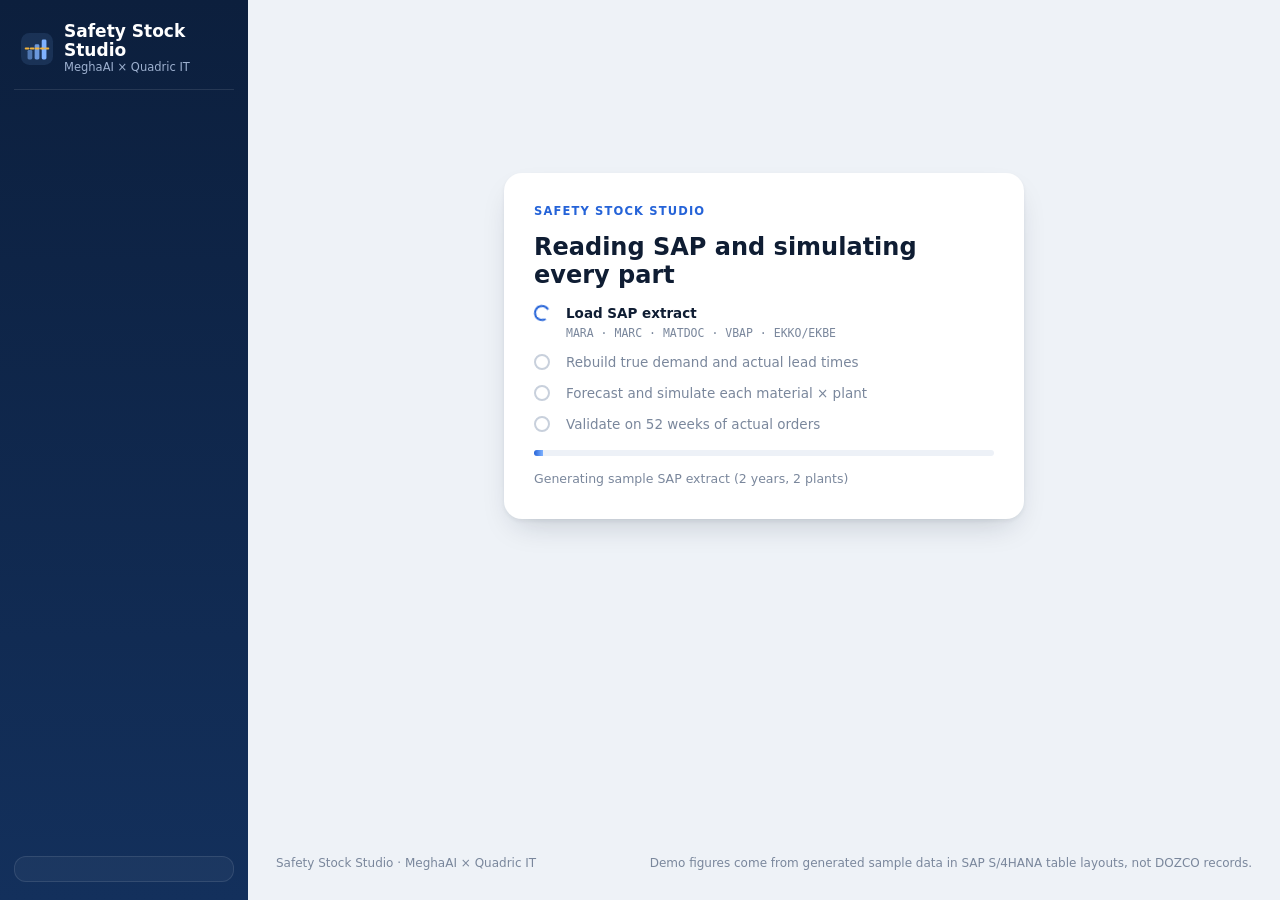
<file: index.html>
<!doctype html>
<html lang="en">
<head>
<meta charset="utf-8">
<title>Safety Stock Studio</title>
<meta name="viewport" content="width=device-width, initial-scale=1">
<meta http-equiv="refresh" content="0; url=app/">
<link rel="canonical" href="app/">
</head>
<body style="font-family:system-ui,sans-serif;padding:24px">
<p>Opening Safety Stock Studio… If nothing happens, <a href="app/">open the demo</a>.</p>
</body>
</html>
</file>
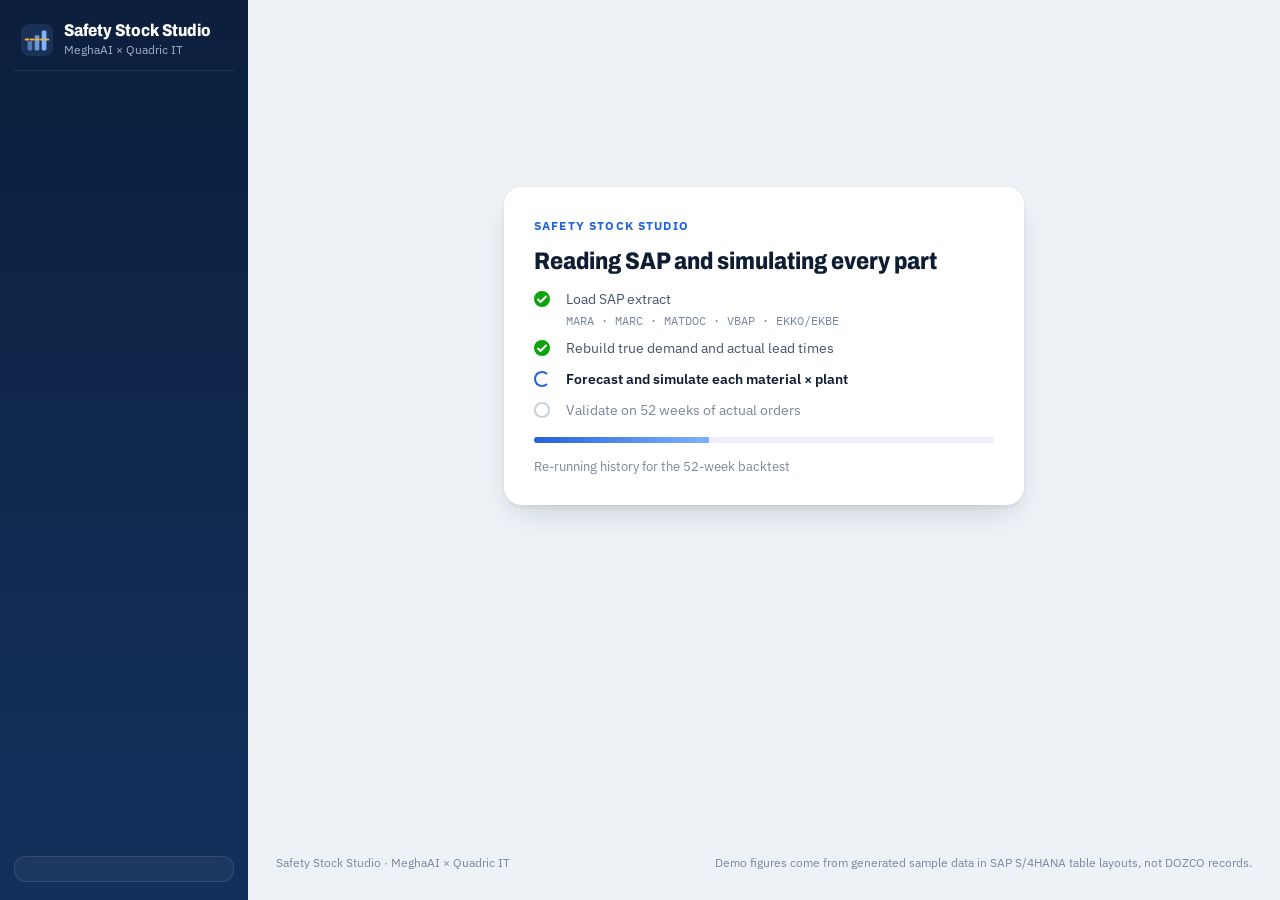
<file: app/index.html>
<!doctype html>
<html lang="en">
<head>
<meta charset="utf-8">
<meta name="viewport" content="width=device-width, initial-scale=1, viewport-fit=cover">
<title>Safety Stock Studio</title>
<meta name="description" content="AI safety-stock optimisation on SAP S/4HANA data: true demand, measured lead times, seasonal reorder points, digital-twin simulation and budget optimisation, validated on history.">
<link rel="preconnect" href="https://fonts.googleapis.com">
<link rel="preconnect" href="https://fonts.gstatic.com" crossorigin>
<link rel="stylesheet" href="https://fonts.googleapis.com/css2?family=Archivo:wdth,wght@87,500;87,600;87,700;87,800&family=IBM+Plex+Sans:wght@400;500;600&family=IBM+Plex+Mono:wght@400;500&display=swap">
<link rel="stylesheet" href="css/app.css">
</head>
<body>
<div class="shell">
  <aside class="side" aria-label="Main">
    <div class="side-brand">
      <svg class="logo" viewBox="0 0 36 36" width="34" height="34" aria-hidden="true">
        <rect x="1" y="1" width="34" height="34" rx="9" fill="currentColor" opacity=".12"/>
        <rect x="8" y="19" width="5" height="10" rx="1.5" fill="currentColor" opacity=".55"/>
        <rect x="15.5" y="13" width="5" height="16" rx="1.5" fill="currentColor" opacity=".8"/>
        <rect x="23" y="8" width="5" height="21" rx="1.5" fill="currentColor"/>
        <path d="M6 17.5h24" stroke="#f2b33d" stroke-width="2" stroke-dasharray="3 2.4" stroke-linecap="round"/>
      </svg>
      <div>
        <div class="side-name">Safety Stock Studio</div>
        <div class="side-by">MeghaAI × Quadric IT</div>
      </div>
    </div>
    <nav class="nav" id="nav"></nav>
    <div class="side-data" id="side-data"></div>
  </aside>

  <div class="main-col">
    <header class="pagehead" id="pagehead" hidden>
      <div class="pagehead-title">
        <div class="crumb" id="crumb">DOZCO · Trading inventory pilot</div>
        <h1 id="page-title">Overview</h1>
      </div>
      <div class="controls" id="controls">
        <div class="seg" role="radiogroup" aria-label="Stocking policy" id="seg">
          <button role="radio" data-preset="lean" aria-checked="false">Lean stock</button>
          <button role="radio" data-preset="balanced" aria-checked="true">Balanced</button>
          <button role="radio" data-preset="high" aria-checked="false">High service</button>
          <button role="radio" data-preset="matrix" aria-checked="false">Service targets</button>
          <button role="radio" data-preset="custom" aria-checked="false">Custom budget</button>
        </div>
        <div class="budget" id="budget-wrap" hidden>
          <input type="range" id="budget" min="0.6" max="1.5" step="0.01" value="1" aria-label="Inventory budget">
          <output id="budget-out"></output>
        </div>
        <select id="plant" aria-label="Plant"></select>
      </div>
    </header>

    <main id="main">
      <section class="loading" id="loading">
        <div class="loading-card">
          <div class="loading-eyebrow">Safety Stock Studio</div>
          <div class="loading-title">Reading SAP and simulating every part</div>
          <ol class="loading-steps" id="loading-steps">
            <li data-step="0">Load SAP extract <span>MARA · MARC · MATDOC · VBAP · EKKO/EKBE</span></li>
            <li data-step="1">Rebuild true demand and actual lead times</li>
            <li data-step="2">Forecast and simulate each material × plant</li>
            <li data-step="3">Validate on 52 weeks of actual orders</li>
          </ol>
          <div class="progress"><div class="progress-bar" id="progress-bar"></div></div>
          <p class="loading-note" id="loading-step">Generating sample SAP extract</p>
        </div>
      </section>
      <section class="view" id="view-overview" hidden></section>
      <section class="view" id="view-capital" hidden></section>
      <section class="view" id="view-service" hidden></section>
      <section class="view" id="view-recs" hidden></section>
      <section class="view" id="view-part" hidden></section>
      <section class="view" id="view-actions" hidden></section>
      <section class="view" id="view-suppliers" hidden></section>
      <section class="view" id="view-data" hidden></section>
      <section class="view" id="view-help" hidden></section>
    </main>

    <footer class="foot">
      <span>Safety Stock Studio · MeghaAI × Quadric IT</span>
      <span>Demo figures come from generated sample data in SAP S/4HANA table layouts, not DOZCO records.</span>
    </footer>
  </div>
</div>
<div class="toast" id="toast" role="status" aria-live="polite" hidden></div>

<script src="vendor/chart.umd.min.js"></script>
<script src="js/sapdata.js"></script>
<script src="js/engine.js"></script>
<script src="js/app.js"></script>
</body>
</html>
</file>
<file: app/css/app.css>
/* Safety Stock Studio — navy control-room shell, steel-blue data, light + dark */
:root {
  color-scheme: light;
  --ground: #eef2f7;
  --surface: #ffffff;
  --surface-2: #f6f8fb;
  --surface-3: #edf1f7;
  --ink: #0f1d33;
  --ink-2: #44546e;
  --muted: #7a879c;
  --line: #e1e6ee;
  --line-strong: #c8d0dc;
  --navy: #0c1f3d;
  --navy-2: #13305c;
  --navy-ink: #e9f0fb;
  --navy-muted: #9db0cf;
  --navy-line: rgba(255, 255, 255, 0.1);
  --accent: #2563d8;
  --accent-ink: #ffffff;
  --accent-soft: #e5edfc;
  --glow: #7fb2ff;
  --gold: #f2b33d;
  --ai: #2a78d6;
  --ai-soft: rgba(42, 120, 214, 0.14);
  --sap: #8f97a3;
  --good: #0ca30c;
  --good-ink: #067a2b;
  --warning: #fab219;
  --serious: #ec835a;
  --critical: #d03b3b;
  --good-bg: #e6f6ea;
  --warning-bg: #fff5da;
  --serious-bg: #fdeee6;
  --critical-bg: #fce9e9;
  --ch1: #2a78d6;
  --ch2: #eb6834;
  --ch3: #1baf7a;
  --shadow: 0 1px 2px rgba(15, 29, 51, 0.05), 0 6px 20px -8px rgba(15, 29, 51, 0.12);
  --shadow-lift: 0 2px 4px rgba(15, 29, 51, 0.06), 0 14px 32px -12px rgba(15, 29, 51, 0.22);
  --radius: 14px;
  --font-display: "Archivo", "IBM Plex Sans", system-ui, -apple-system, "Segoe UI", sans-serif;
  --font-body: "IBM Plex Sans", system-ui, -apple-system, "Segoe UI", sans-serif;
  --font-mono: "IBM Plex Mono", ui-monospace, "SFMono-Regular", Menlo, Consolas, monospace;
  --side-w: 248px;
}
@media (prefers-color-scheme: dark) {
  :root:not([data-theme="light"]) {
    color-scheme: dark;
    --ground: #0a111f; --surface: #111a2b; --surface-2: #152035; --surface-3: #1a2740;
    --ink: #e7edf6; --ink-2: #b4c0d3; --muted: #8190a8; --line: #22304a; --line-strong: #32425f;
    --navy: #070e1b; --navy-2: #0f1e38; --navy-line: rgba(255, 255, 255, 0.08);
    --accent: #6b9ef5; --accent-ink: #07101f; --accent-soft: #1a2b4a;
    --ai: #3987e5; --ai-soft: rgba(57, 135, 229, 0.22); --sap: #8b93a0;
    --good-ink: #45d16a; --good-bg: #12301c; --warning-bg: #3a2e10; --serious-bg: #3a2218; --critical-bg: #3b1919;
    --ch1: #3987e5; --ch2: #d95926; --ch3: #199e70;
    --shadow: 0 0 0 1px rgba(255, 255, 255, 0.02); --shadow-lift: 0 10px 30px -12px rgba(0, 0, 0, 0.6);
  }
}
:root[data-theme="dark"] {
  color-scheme: dark;
  --ground: #0a111f; --surface: #111a2b; --surface-2: #152035; --surface-3: #1a2740;
  --ink: #e7edf6; --ink-2: #b4c0d3; --muted: #8190a8; --line: #22304a; --line-strong: #32425f;
  --navy: #070e1b; --navy-2: #0f1e38; --navy-line: rgba(255, 255, 255, 0.08);
  --accent: #6b9ef5; --accent-ink: #07101f; --accent-soft: #1a2b4a;
  --ai: #3987e5; --ai-soft: rgba(57, 135, 229, 0.22); --sap: #8b93a0;
  --good-ink: #45d16a; --good-bg: #12301c; --warning-bg: #3a2e10; --serious-bg: #3a2218; --critical-bg: #3b1919;
  --ch1: #3987e5; --ch2: #d95926; --ch3: #199e70;
  --shadow: 0 0 0 1px rgba(255, 255, 255, 0.02); --shadow-lift: 0 10px 30px -12px rgba(0, 0, 0, 0.6);
}

* { box-sizing: border-box; }
html, body { margin: 0; }
body { background: var(--ground); color: var(--ink); font: 14px/1.5 var(--font-body); -webkit-font-smoothing: antialiased; }
[hidden] { display: none !important; }
h1, h2, h3 { font-family: var(--font-display); font-stretch: 87%; text-wrap: balance; margin: 0; letter-spacing: -0.01em; }
h2 { font-size: 22px; font-weight: 700; }
h3 { font-size: 15.5px; font-weight: 700; }
p { margin: 0; }
button, input, select { font: inherit; color: inherit; }
:focus-visible { outline: 2px solid var(--accent); outline-offset: 2px; border-radius: 4px; }
.mono { font-family: var(--font-mono); font-size: 12.5px; }
.num { font-variant-numeric: tabular-nums; }
.muted { color: var(--muted); }

/* ---------- shell ---------- */
.shell { display: grid; grid-template-columns: var(--side-w) minmax(0, 1fr); min-height: 100vh; }
.side {
  position: sticky; top: 0; height: 100vh; overflow-y: auto;
  background: linear-gradient(180deg, var(--navy) 0%, var(--navy-2) 100%); color: var(--navy-ink);
  display: flex; flex-direction: column; gap: 18px; padding: calc(18px + env(safe-area-inset-top, 0px)) 14px 18px;
}
.side-brand { display: flex; align-items: center; gap: 10px; padding: 4px 6px 12px; border-bottom: 1px solid var(--navy-line); }
.logo { color: var(--glow); flex: none; }
.side-name { font-family: var(--font-display); font-stretch: 87%; font-weight: 800; font-size: 17px; line-height: 1.1; color: #fff; }
.side-by { font-size: 11.5px; color: var(--navy-muted); }
.nav { display: flex; flex-direction: column; gap: 2px; }
.nav-group { font-size: 10.5px; letter-spacing: .1em; text-transform: uppercase; color: var(--navy-muted); padding: 12px 10px 4px; font-weight: 600; opacity: .8; }
.nav button {
  display: flex; align-items: center; gap: 10px; width: 100%; text-align: left; background: none; border: 0; cursor: pointer;
  color: var(--navy-muted); padding: 8px 10px; border-radius: 9px; font-weight: 500; font-size: 13.5px; position: relative;
}
.nav button svg { width: 18px; height: 18px; flex: none; stroke: currentColor; fill: none; stroke-width: 1.8; stroke-linecap: round; stroke-linejoin: round; }
.nav button:hover { color: #fff; background: rgba(255, 255, 255, 0.06); }
.nav button[aria-current="page"] { color: #fff; background: rgba(127, 178, 255, 0.16); }
.nav button[aria-current="page"]::before { content: ""; position: absolute; left: -14px; top: 8px; bottom: 8px; width: 3px; border-radius: 0 3px 3px 0; background: var(--glow); }
.nav .badge { margin-left: auto; font-size: 11px; font-weight: 700; padding: 1px 7px; border-radius: 999px; background: #d03b3b; color: #fff; font-variant-numeric: tabular-nums; }
.side-data { margin-top: auto; border: 1px solid var(--navy-line); background: rgba(255, 255, 255, 0.04); border-radius: 12px; padding: 12px; display: grid; gap: 8px; font-size: 12px; color: var(--navy-muted); }
.side-data b { color: #fff; font-weight: 600; }
.side-data .tag { justify-self: start; font-size: 10.5px; font-weight: 700; letter-spacing: .08em; text-transform: uppercase; padding: 2px 8px; border-radius: 5px; background: rgba(242, 179, 61, 0.18); color: var(--gold); border: 1px solid rgba(242, 179, 61, 0.45); }
.side-data .tag.live { background: rgba(12, 163, 12, 0.18); color: #6fe08a; border-color: rgba(111, 224, 138, 0.45); }
.side-data button { background: rgba(255, 255, 255, 0.08); border: 1px solid var(--navy-line); color: #fff; border-radius: 8px; padding: 7px 10px; cursor: pointer; font-size: 12.5px; font-weight: 500; }
.side-data button:hover { background: rgba(255, 255, 255, 0.14); }

.main-col { min-width: 0; display: flex; flex-direction: column; }
.pagehead {
  position: sticky; top: 0; z-index: 20; display: flex; flex-wrap: wrap; align-items: center; gap: 12px 20px;
  padding: calc(14px + env(safe-area-inset-top, 0px)) 28px 14px; background: var(--ground);
  background: color-mix(in srgb, var(--ground) 88%, transparent);
  backdrop-filter: saturate(1.4) blur(10px); -webkit-backdrop-filter: saturate(1.4) blur(10px); border-bottom: 1px solid var(--line);
}
.crumb { font-size: 11px; letter-spacing: .09em; text-transform: uppercase; color: var(--muted); font-weight: 700; }
.pagehead h1 { font-size: 24px; font-weight: 800; }
.controls { margin-left: auto; display: flex; flex-wrap: wrap; gap: 10px; align-items: center; }
.seg { display: flex; flex-wrap: wrap; background: var(--surface); border: 1px solid var(--line); border-radius: 11px; padding: 3px; gap: 2px; box-shadow: var(--shadow); }
.seg button { border: 0; background: none; padding: 6px 11px; border-radius: 8px; cursor: pointer; color: var(--ink-2); font-size: 13px; font-weight: 500; white-space: nowrap; }
.seg button:hover { color: var(--ink); background: var(--surface-2); }
.seg button[aria-checked="true"] { background: var(--navy); color: #fff; }
:root[data-theme="dark"] .seg button[aria-checked="true"] { background: var(--accent); color: var(--accent-ink); }
@media (prefers-color-scheme: dark) { :root:not([data-theme="light"]) .seg button[aria-checked="true"] { background: var(--accent); color: var(--accent-ink); } }
.budget { display: flex; align-items: center; gap: 8px; font-size: 13px; }
.budget input { width: 140px; accent-color: var(--accent); }
.budget output { font-variant-numeric: tabular-nums; font-weight: 700; min-width: 80px; }
select, input[type="search"], input[type="text"], input[type="number"] {
  background: var(--surface); border: 1px solid var(--line-strong); border-radius: 9px; padding: 7px 10px; font-size: 13px; color: var(--ink); max-width: 100%;
}
main { padding: 22px 28px 40px; display: flex; flex-direction: column; gap: 20px; }
.foot { margin-top: auto; padding: 16px 28px 28px; display: flex; justify-content: space-between; gap: 12px; flex-wrap: wrap; font-size: 12px; color: var(--muted); }

/* ---------- loading ---------- */
.loading { display: grid; place-items: center; min-height: 72vh; }
.loading-card { background: var(--surface); border-radius: 18px; padding: 30px; width: min(520px, 100%); box-shadow: var(--shadow-lift); display: grid; gap: 14px; }
.loading-eyebrow { font-size: 11.5px; letter-spacing: .1em; text-transform: uppercase; color: var(--accent); font-weight: 700; }
.loading-title { font-family: var(--font-display); font-stretch: 87%; font-weight: 800; font-size: 24px; line-height: 1.15; }
.loading-steps { list-style: none; margin: 0; padding: 0; display: grid; gap: 9px; }
.loading-steps li { display: grid; grid-template-columns: 22px 1fr; gap: 2px 10px; align-items: start; color: var(--muted); font-size: 13.5px; }
.loading-steps li span { grid-column: 2; font-family: var(--font-mono); font-size: 11.5px; color: var(--muted); font-weight: 400; }
.loading-steps li::before { content: ""; grid-row: span 2; width: 16px; height: 16px; margin-top: 2px; border-radius: 50%; border: 2px solid var(--line-strong); box-sizing: border-box; }
.loading-steps li.active { color: var(--ink); font-weight: 600; }
.loading-steps li.active::before { border-color: var(--accent); border-right-color: transparent; animation: spin .8s linear infinite; }
.loading-steps li.done { color: var(--ink-2); }
.loading-steps li.done::before { border: 0; background: var(--good) url("data:image/svg+xml,%3Csvg xmlns='http://www.w3.org/2000/svg' viewBox='0 0 16 16'%3E%3Cpath d='M4 8.5l2.5 2.5L12 5.5' stroke='white' stroke-width='2' fill='none' stroke-linecap='round' stroke-linejoin='round'/%3E%3C/svg%3E") center/100% no-repeat; }
@keyframes spin { to { transform: rotate(360deg); } }
.progress { height: 6px; background: var(--surface-3); border-radius: 3px; overflow: hidden; }
.progress-bar { height: 100%; width: 2%; background: linear-gradient(90deg, var(--accent), var(--glow)); transition: width .25s ease; }
.loading-note { font-size: 12.5px; color: var(--muted); }

/* ---------- building blocks ---------- */
.view { display: flex; flex-direction: column; gap: 20px; animation: rise .35s ease both; }
@keyframes rise { from { opacity: .5; transform: translateY(6px); } to { opacity: 1; transform: none; } }
.panel { background: var(--surface); border-radius: var(--radius); padding: 18px 20px; box-shadow: var(--shadow); min-width: 0; border: 1px solid var(--line); }
.panel-head { display: flex; justify-content: space-between; align-items: flex-start; gap: 12px; flex-wrap: wrap; margin-bottom: 14px; }
.panel-head p { color: var(--muted); font-size: 12.5px; max-width: 72ch; margin-top: 2px; }
.eyebrow { font-size: 11px; text-transform: uppercase; letter-spacing: .09em; color: var(--muted); font-weight: 700; }
.grid-2 { display: grid; grid-template-columns: repeat(2, minmax(0, 1fr)); gap: 20px; }
.grid-3 { display: grid; grid-template-columns: repeat(3, minmax(0, 1fr)); gap: 20px; }
.grid-hero { display: grid; grid-template-columns: minmax(0, 1.4fr) minmax(0, 1fr); gap: 20px; }
.grid-wide { display: grid; grid-template-columns: minmax(0, 2fr) minmax(0, 1fr); gap: 20px; }

/* hero */
.hero {
  position: relative; overflow: hidden; border-radius: 18px; color: #fff; padding: 26px 28px;
  background:
    radial-gradient(900px 300px at 100% 0%, rgba(127, 178, 255, 0.28), transparent 60%),
    radial-gradient(600px 260px at 0% 120%, rgba(242, 179, 61, 0.16), transparent 60%),
    linear-gradient(135deg, #0c1f3d 0%, #143466 100%);
  display: grid; grid-template-columns: minmax(0, 1.25fr) minmax(0, 1fr); gap: 26px; box-shadow: var(--shadow-lift);
}
.hero::after {
  content: ""; position: absolute; inset: 0; pointer-events: none; opacity: .5;
  background-image: linear-gradient(rgba(255,255,255,.05) 1px, transparent 1px), linear-gradient(90deg, rgba(255,255,255,.05) 1px, transparent 1px);
  background-size: 32px 32px; -webkit-mask-image: linear-gradient(90deg, transparent, #000 70%); mask-image: linear-gradient(90deg, transparent, #000 70%);
}
.hero > * { position: relative; z-index: 1; }
.hero-eyebrow { font-size: 11.5px; letter-spacing: .12em; text-transform: uppercase; color: var(--glow); font-weight: 700; }
.hero h2 { font-size: clamp(24px, 2.7vw, 34px); font-weight: 800; line-height: 1.12; margin-top: 8px; color: #fff; max-width: 24ch; }
.hero h2 em { font-style: normal; color: var(--gold); }
.hero p { color: #c6d4ec; margin-top: 12px; max-width: 62ch; font-size: 13.5px; }
.hero-actions { display: flex; gap: 10px; flex-wrap: wrap; margin-top: 18px; }
.hero-actions button { background: rgba(255, 255, 255, 0.1); color: #fff; border: 1px solid rgba(255, 255, 255, 0.2); border-radius: 9px; padding: 7px 13px; cursor: pointer; font-weight: 600; font-size: 13px; }
.hero-actions button.primary { background: #fff; color: #0c1f3d; border-color: #fff; }
.hero-actions button:hover { filter: brightness(1.1); }
.hero-stats { display: grid; gap: 12px; align-content: center; }
.hstat { background: rgba(255, 255, 255, 0.07); border: 1px solid rgba(255, 255, 255, 0.12); border-radius: 12px; padding: 12px 14px; display: grid; gap: 6px; }
.hstat-top { display: flex; justify-content: space-between; align-items: baseline; gap: 10px; flex-wrap: wrap; }
.hstat-label { font-size: 12px; color: #c6d4ec; }
.hstat-value { font-family: var(--font-display); font-stretch: 87%; font-weight: 800; font-size: 26px; line-height: 1; }
.hstat-value small { font-size: 13px; font-weight: 700; color: #9fe0b0; margin-left: 6px; }
.hbar { display: grid; grid-template-columns: 34px 1fr 72px; gap: 8px; align-items: center; font-size: 11.5px; color: #c6d4ec; }
.hbar .t { height: 7px; border-radius: 0 4px 4px 0; background: rgba(255, 255, 255, 0.1); position: relative; }
.hbar .f { position: absolute; left: 0; top: 0; bottom: 0; border-radius: 0 4px 4px 0; }
.hbar .f.sap { background: #aab3c2; }
.hbar .f.ai { background: var(--glow); }
.hbar b { text-align: right; color: #fff; font-weight: 600; font-variant-numeric: tabular-nums; }

/* gap cards */
.gaps { display: grid; grid-template-columns: repeat(4, minmax(0, 1fr)); gap: 16px; }
.gap { background: var(--surface); border: 1px solid var(--line); border-radius: var(--radius); padding: 16px; box-shadow: var(--shadow); display: grid; gap: 8px; align-content: start; transition: transform .15s ease, box-shadow .15s ease; }
.gap:hover { transform: translateY(-2px); box-shadow: var(--shadow-lift); }
.gap-icon { width: 36px; height: 36px; border-radius: 10px; display: grid; place-items: center; }
.gap-icon svg { width: 20px; height: 20px; stroke: currentColor; fill: none; stroke-width: 1.9; stroke-linecap: round; stroke-linejoin: round; }
.gap-icon.critical { background: var(--critical-bg); color: var(--critical); }
.gap-icon.serious { background: var(--serious-bg); color: var(--serious); }
.gap-icon.warning { background: var(--warning-bg); color: #b07800; }
.gap-icon.good { background: var(--good-bg); color: var(--good-ink); }
.gap-big { font-family: var(--font-display); font-stretch: 87%; font-weight: 800; font-size: 26px; line-height: 1.05; }
.gap h3 { font-size: 14.5px; }
.gap p { font-size: 12.5px; color: var(--ink-2); }
.gap .src { font-family: var(--font-mono); font-size: 11px; color: var(--muted); }

/* KPI tiles */
.kpis { display: grid; grid-template-columns: repeat(auto-fit, minmax(190px, 1fr)); gap: 14px; }
.kpi { background: var(--surface); border: 1px solid var(--line); border-radius: var(--radius); padding: 14px 16px; display: flex; flex-direction: column; gap: 4px; box-shadow: var(--shadow); }
.kpi-label { font-size: 12px; color: var(--muted); font-weight: 600; }
.kpi-value { font-family: var(--font-display); font-stretch: 87%; font-size: 28px; font-weight: 800; line-height: 1.1; }
.kpi-sub { font-size: 12px; color: var(--ink-2); }
.delta-good { color: var(--good-ink); font-weight: 700; }
.delta-bad { color: var(--critical); font-weight: 700; }
.delta-flat { color: var(--ink-2); font-weight: 700; }

/* compare bars */
.vs { display: grid; gap: 8px; }
.vs-row { display: grid; grid-template-columns: 118px minmax(0, 1fr) 84px; gap: 10px; align-items: center; font-size: 12.5px; color: var(--ink-2); }
.vs-track { height: 10px; background: var(--surface-3); border-radius: 0 5px 5px 0; position: relative; }
.vs-fill { position: absolute; left: 0; top: 0; bottom: 0; border-radius: 0 5px 5px 0; }
.vs-fill.sap { background: var(--sap); }
.vs-fill.ai { background: var(--ai); }
.vs-row .r { color: var(--ink); font-weight: 600; text-align: right; }
.cls-block { padding-bottom: 14px; margin-bottom: 14px; border-bottom: 1px solid var(--line); }
.cls-block:last-of-type { border-bottom: 0; margin-bottom: 4px; padding-bottom: 0; }

.legend { display: flex; gap: 14px; flex-wrap: wrap; font-size: 12.5px; color: var(--ink-2); }
.legend i { display: inline-block; width: 10px; height: 10px; border-radius: 3px; margin-right: 6px; vertical-align: -1px; }
.swatch-ai { background: var(--ai); }
.swatch-sap { background: var(--sap); }

.chart-box { position: relative; height: 300px; }
.chart-box.tall { height: 380px; }
.chart-box.short { height: 230px; }

/* heat table */
.heat { overflow-x: auto; }
.heat table td, .heat table th { border-bottom: 0; padding: 4px; }
.heat th { position: static; background: none; }
.heat .cell { border-radius: 10px; padding: 9px 10px; display: grid; gap: 1px; min-width: 118px; }
.heat .cell b { font-family: var(--font-display); font-stretch: 87%; font-size: 19px; font-weight: 800; }
.heat .cell span { font-size: 11.5px; }

/* status chips */
.chip { display: inline-flex; align-items: center; gap: 6px; font-size: 11.5px; font-weight: 600; padding: 3px 9px; border-radius: 999px; white-space: nowrap; }
.chip .dot { width: 7px; height: 7px; border-radius: 50%; flex: none; }
.chip-critical { background: var(--critical-bg); color: var(--ink); } .chip-critical .dot { background: var(--critical); }
.chip-serious { background: var(--serious-bg); color: var(--ink); } .chip-serious .dot { background: var(--serious); }
.chip-warning { background: var(--warning-bg); color: var(--ink); } .chip-warning .dot { background: var(--warning); }
.chip-good { background: var(--good-bg); color: var(--ink); } .chip-good .dot { background: var(--good); }
.chip-plain { background: var(--surface-3); color: var(--ink-2); }
.cls { font-family: var(--font-mono); font-weight: 600; font-size: 11.5px; padding: 2px 7px; border-radius: 6px; background: var(--accent-soft); color: var(--accent); }

/* tables */
.table-wrap { overflow-x: auto; border: 1px solid var(--line); border-radius: 12px; background: var(--surface); }
.table-wrap.scroll { max-height: 660px; overflow-y: auto; }
table { border-collapse: collapse; width: 100%; font-size: 13px; }
th, td { padding: 9px 11px; text-align: left; border-bottom: 1px solid var(--line); white-space: nowrap; vertical-align: middle; }
th { position: sticky; top: 0; background: var(--surface-2); z-index: 1; font-weight: 700; font-size: 11px; color: var(--muted); text-transform: uppercase; letter-spacing: .05em; }
th.sortable { cursor: pointer; user-select: none; }
th.sortable:hover { color: var(--ink); }
th .arrow { color: var(--accent); }
td.r, th.r { text-align: right; }
tbody tr:last-child td { border-bottom: 0; }
tbody tr:hover { background: var(--surface-2); }
tbody tr.clickable { cursor: pointer; }
td.wrap { white-space: normal; min-width: 240px; }
td.desc { white-space: normal; min-width: 160px; font-weight: 500; }
.arrow-to { color: var(--muted); margin: 0 4px; }
.up { color: var(--critical); font-weight: 700; }
.down { color: var(--good-ink); font-weight: 700; }

.filters { display: flex; flex-wrap: wrap; gap: 8px; align-items: center; margin-bottom: 14px; }
.filters input[type="search"] { min-width: 240px; }
.btn { display: inline-flex; align-items: center; gap: 7px; background: var(--surface); border: 1px solid var(--line-strong); padding: 7px 13px; border-radius: 9px; cursor: pointer; font-weight: 600; font-size: 13px; color: var(--ink); }
.btn svg { width: 16px; height: 16px; stroke: currentColor; fill: none; stroke-width: 2; stroke-linecap: round; stroke-linejoin: round; }
.btn:hover { border-color: var(--accent); color: var(--accent); }
.btn-primary { background: var(--accent); color: var(--accent-ink); border-color: var(--accent); }
.btn-primary:hover { color: var(--accent-ink); filter: brightness(1.08); }
.count { font-size: 12.5px; color: var(--muted); margin-left: auto; }

/* part detail */
.part-hero { display: grid; grid-template-columns: minmax(0, 1fr) auto; gap: 16px; align-items: start; }
.part-title h2 { font-size: 26px; font-weight: 800; }
.part-meta { display: flex; gap: 8px; flex-wrap: wrap; align-items: center; font-size: 12.5px; color: var(--ink-2); margin-top: 6px; }
.part-find { display: flex; gap: 8px; flex-wrap: wrap; }
.part-find input { min-width: 260px; }
.why { margin: 0; padding: 0; list-style: none; display: grid; gap: 10px; font-size: 13.5px; }
.why li { display: grid; grid-template-columns: 18px 1fr; gap: 6px; }
.why li::before { content: ""; width: 7px; height: 7px; border-radius: 50%; background: var(--ai); margin: 7px 0 0 3px; }
.bigdelta { display: flex; align-items: baseline; gap: 12px; flex-wrap: wrap; }
.bigdelta .from { font-family: var(--font-display); font-stretch: 87%; font-size: 40px; font-weight: 800; color: var(--sap); }
.bigdelta .to { font-family: var(--font-display); font-stretch: 87%; font-size: 40px; font-weight: 800; color: var(--ai); }
.kv { display: grid; grid-template-columns: max-content minmax(0, 1fr); gap: 6px 16px; font-size: 13px; }
.kv dt { color: var(--muted); }
.kv dd { margin: 0; }
.fields td:first-child { font-family: var(--font-mono); font-size: 12.5px; }

/* action center */
.agroups { display: grid; gap: 14px; }
.agroup { background: var(--surface); border: 1px solid var(--line); border-radius: var(--radius); padding: 14px 18px; box-shadow: var(--shadow); }
.agroup summary { cursor: pointer; list-style: none; display: flex; align-items: center; gap: 10px; flex-wrap: wrap; }
.agroup summary::-webkit-details-marker { display: none; }
.agroup summary .caret { transition: transform .15s; color: var(--muted); }
.agroup[open] summary .caret { transform: rotate(90deg); }
.agroup .sum { margin-left: auto; font-family: var(--font-display); font-stretch: 87%; font-size: 17px; font-weight: 800; }
.agroup .table-wrap { margin-top: 12px; }
.atiles { display: grid; grid-template-columns: repeat(auto-fit, minmax(138px, 1fr)); gap: 12px; }
.atile { border-radius: 12px; padding: 12px 14px; display: grid; gap: 2px; border: 1px solid var(--line); background: var(--surface); cursor: pointer; text-align: left; box-shadow: var(--shadow); position: relative; overflow: hidden; }
.atile::before { content: ""; position: absolute; left: 0; top: 0; bottom: 0; width: 4px; background: var(--c, var(--line)); }
.atile:hover { box-shadow: var(--shadow-lift); }
.atile b { font-family: var(--font-display); font-stretch: 87%; font-size: 26px; font-weight: 800; line-height: 1.1; }
.atile span { font-size: 12px; color: var(--ink-2); }
.atile .v { font-weight: 700; color: var(--ink); }

/* channel cards */
.chcards { display: grid; grid-template-columns: repeat(3, minmax(0, 1fr)); gap: 16px; }
.chcard { background: var(--surface); border: 1px solid var(--line); border-radius: var(--radius); padding: 16px; box-shadow: var(--shadow); display: grid; gap: 10px; position: relative; overflow: hidden; }
.chcard::before { content: ""; position: absolute; left: 0; top: 0; right: 0; height: 4px; background: var(--c); }
.chcard .fill { font-family: var(--font-display); font-stretch: 87%; font-weight: 800; font-size: 34px; line-height: 1; }
.chcard .meta { font-size: 12.5px; color: var(--ink-2); }
.chcard label { display: flex; align-items: center; gap: 8px; font-size: 12.5px; color: var(--ink-2); }
.chcard input[type="number"] { width: 76px; }

/* data page */
.steps { list-style: none; margin: 0; padding: 0; display: grid; grid-template-columns: repeat(auto-fit, minmax(220px, 1fr)); gap: 12px; }
.steps li { border: 1px solid var(--line); border-radius: 12px; padding: 14px; background: var(--surface-2); display: grid; gap: 4px; align-content: start; }
.steps .n { font-family: var(--font-mono); font-size: 11.5px; color: var(--accent); font-weight: 500; }
.steps b { font-weight: 700; font-family: var(--font-display); font-stretch: 87%; font-size: 15px; }
.steps span { font-size: 12.5px; color: var(--ink-2); }
.upload { border: 1.5px dashed var(--line-strong); border-radius: 12px; padding: 18px; display: grid; gap: 8px; background: var(--surface-2); cursor: pointer; }
.upload.drag { border-color: var(--accent); background: var(--accent-soft); }
.note { font-size: 12.5px; color: var(--muted); }
.adopt { display: grid; gap: 10px; margin: 0; padding: 0; list-style: none; }
.adopt li { display: grid; grid-template-columns: 26px 1fr; gap: 10px; font-size: 13.5px; }
.adopt .ic { width: 22px; height: 22px; border-radius: 6px; display: grid; place-items: center; font-size: 12px; font-weight: 800; }
.adopt .ic.y { background: var(--good-bg); color: var(--good-ink); }
.adopt .ic.p { background: var(--warning-bg); color: #9a6a00; }
.adopt .ic.n { background: var(--surface-3); color: var(--muted); }

.toast { position: fixed; bottom: calc(18px + env(safe-area-inset-bottom, 0px)); left: 50%; transform: translateX(-50%); background: var(--ink); color: var(--ground); padding: 10px 16px; border-radius: 10px; font-size: 13px; z-index: 50; box-shadow: var(--shadow-lift); max-width: calc(100% - 32px); }

/* ---------- responsive ---------- */
@media (max-width: 1280px) { .gaps { grid-template-columns: repeat(2, minmax(0, 1fr)); } }
@media (max-width: 1100px) {
  .grid-2, .grid-3, .grid-hero, .grid-wide, .hero, .chcards { grid-template-columns: minmax(0, 1fr); }
}
@media (max-width: 860px) {
  .shell { grid-template-columns: minmax(0, 1fr); }
  .side { position: sticky; top: 0; z-index: 30; height: auto; flex-direction: row; flex-wrap: wrap; align-items: center; gap: 8px; padding: calc(10px + env(safe-area-inset-top, 0px)) 16px 8px; }
  .side-brand { border: 0; padding: 0; }
  .nav { flex-direction: row; overflow-x: auto; width: 100%; gap: 4px; scrollbar-width: none; }
  .nav-group { display: none; }
  .nav button { width: auto; white-space: nowrap; padding: 7px 10px; }
  .nav button[aria-current="page"]::before { display: none; }
  .side-data { display: none; }
  .pagehead { position: static; padding: 14px 16px; }
  .controls { margin-left: 0; width: 100%; }
  main { padding: 16px 16px 32px; }
  .foot { padding-inline: 16px; }
  .panel { padding: 14px; }
  .hero { padding: 20px; }
  .gaps { grid-template-columns: minmax(0, 1fr); }
  .part-hero { grid-template-columns: minmax(0, 1fr); }
  .part-find input { min-width: 0; flex: 1; }
  .vs-row { grid-template-columns: 96px minmax(0, 1fr) 72px; }
  .filters input[type="search"] { min-width: 0; width: 100%; }
}
@media (prefers-reduced-motion: reduce) { *, *::before { animation: none !important; transition: none !important; } }
/* keep the sidebar colour running the full page height on desktop */
@media (min-width: 861px) { .shell { background: linear-gradient(90deg, var(--navy-2) var(--side-w), var(--ground) var(--side-w)); } }
.agroups > *, .view > *, .grid-2 > *, .grid-3 > *, .grid-wide > *, .grid-hero > * { min-width: 0; }
/* feature guide */
.features { display: grid; grid-template-columns: repeat(auto-fill, minmax(300px, 1fr)); gap: 14px; }
.feature { border: 1px solid var(--line); border-radius: 12px; padding: 16px; background: var(--surface-2); display: grid; gap: 8px; align-content: start; }
.feature-n { font-family: var(--font-mono); font-size: 12px; color: var(--accent); font-weight: 500; }
.feature h3 { font-size: 16px; }
.feature p { font-size: 13px; color: var(--ink-2); }
.feature-beyond { border-left: 3px solid var(--gold); padding: 2px 0 2px 10px; display: grid; gap: 2px; }
.feature-foot { display: flex; justify-content: space-between; align-items: center; gap: 8px; flex-wrap: wrap; margin-top: 4px; }
.feature-foot .mono { font-size: 11px; color: var(--muted); }
.feature-foot .btn { padding: 5px 10px; font-size: 12px; }
</file>
